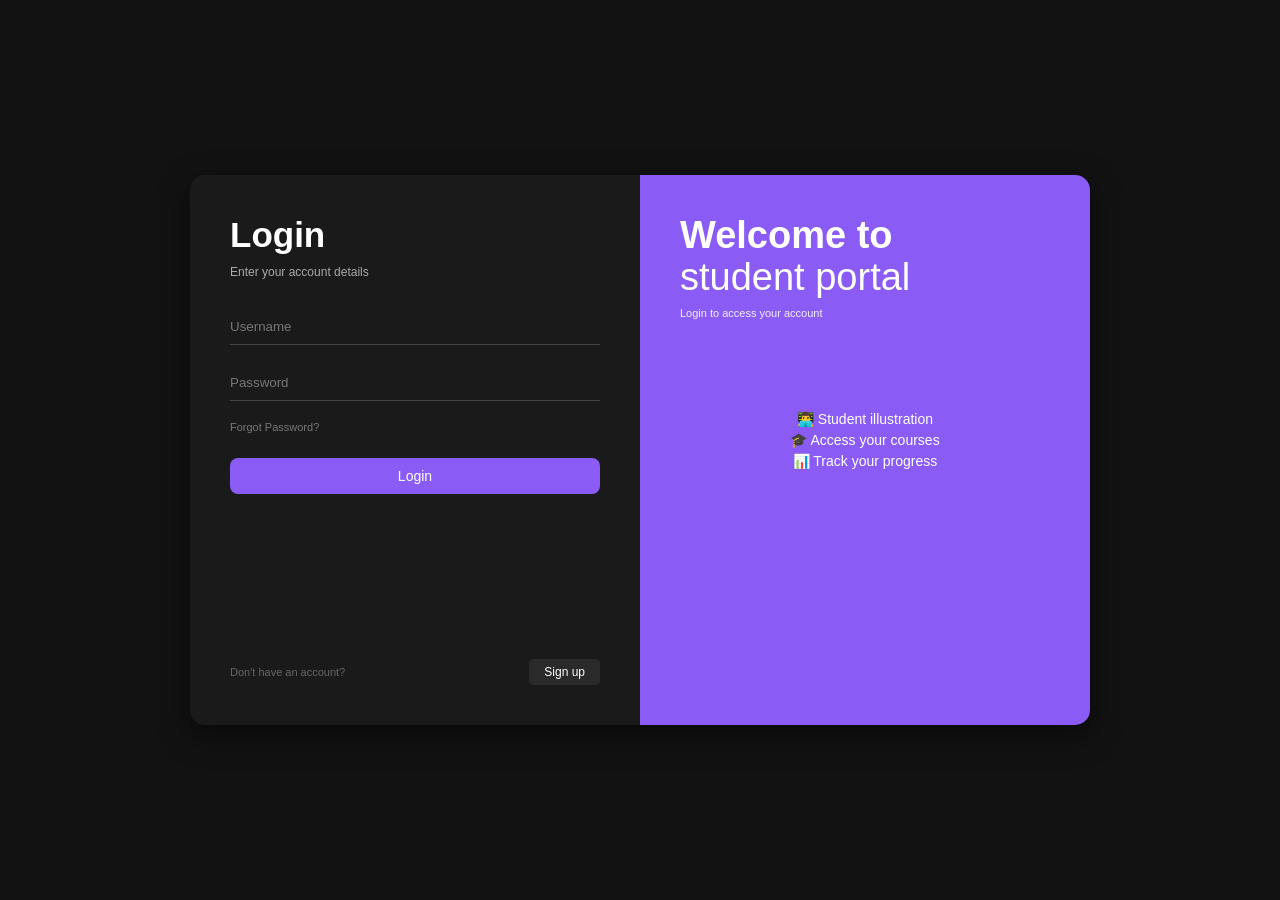
<file: portal.html>
<!DOCTYPE html>
<html lang="en">
<head>
<meta charset="UTF-8">
<meta name="viewport" content="width=device-width, initial-scale=1.0">
<title>Student Portal - Login</title>
<style>
* { margin: 0; padding: 0; box-sizing: border-box; font-family: Arial, sans-serif; }

body {
  background-color: #121212;
  display: flex;
  justify-content: center;
  align-items: center;
  min-height: 100vh;
}

.container {
  width: 900px;
  height: 550px;
  display: flex;
  border-radius: 15px;
  overflow: hidden;
  box-shadow: 0 10px 30px rgba(0,0,0,0.5);
}

/* LEFT SIDE - LOGIN */
.left {
  width: 50%;
  background-color: #1a1a1a;
  padding: 40px;
  color: white;
  display: flex;
  flex-direction: column;
  justify-content: center;
}

.left h1 {
  font-size: 35px;
  margin-bottom: 10px;
}

.left p {
  font-size: 12px;
  color: #aaa;
  margin-bottom: 30px;
}

.left input {
  width: 100%;
  background: transparent;
  border: none;
  border-bottom: 1px solid #444;
  padding: 10px 0;
  color: white;
  margin-bottom: 20px;
  outline: none;
}

.left input::placeholder {
  color: #777;
}

.forgot {
  font-size: 11px;
  color: #777;
  margin-bottom: 25px;
  cursor: pointer;
}

.login-btn {
  background-color: #8a5cf5;
  color: white;
  border: none;
  padding: 10px;
  border-radius: 8px;
  cursor: pointer;
  font-size: 14px;
}

.bottom-text {
  margin-top: auto;
  display: flex;
  justify-content: space-between;
  align-items: center;
  font-size: 11px;
  color: #666;
}

.signup-btn {
  background-color: #2a2a2a;
  color: white;
  border: none;
  padding: 6px 15px;
  border-radius: 5px;
  font-size: 12px;
  cursor: pointer;
}

/* RIGHT SIDE - WELCOME */
.right {
  width: 50%;
  background-color: #8a5cf5;
  padding: 40px;
  color: white;
  position: relative;
  display: flex;
  flex-direction: column;
}

.right h1 {
  font-size: 38px;
  font-weight: bold;
  line-height: 1.1;
}

.right h1 span {
  font-weight: 300;
}

.right p {
  font-size: 11px;
  margin-top: 8px;
  opacity: 0.9;
}

.illustration {
  margin-top: 40px;
  text-align: center;
  font-size: 100px;
}

/* For Mobile */
@media (max-width: 700px) {
  .container {
    flex-direction: column;
    height: auto;
    width: 95%;
  }
  .left, .right {
    width: 100%;
  }
  .right { height: 350px; }
}
</style>
</head>
<body>

<div class="container">
  <!-- Left Login Form -->
  <div class="left">
    <h1>Login</h1>
    <p>Enter your account details</p>
    
    <input type="text" placeholder="Username">
    <input type="password" placeholder="Password">
    
    <div class="forgot">Forgot Password?</div>
    
    <button class="login-btn">Login</button>
    
    <div class="bottom-text">
      <span>Don't have an account?</span>
      <button class="signup-btn">Sign up</button>
    </div>
  </div>

  <!-- Right Welcome Section -->
  <div class="right">
    <h1>Welcome to <br><span>student portal</span></h1>
    <p>Login to access your account</p>
    
    <div class="illustration">
      <!-- Yaha image ayegi, abhi ke liye emoji use kiya hai -->
      <div style="font-size: 14px; margin-top: 50px; line-height: 1.5;">
        👨‍💻 Student illustration<br>
        🎓 Access your courses<br   >
        📊 Track your progress
        
      </div>
    </div>
  </div>
</div>

</body>
</html>
</file>
